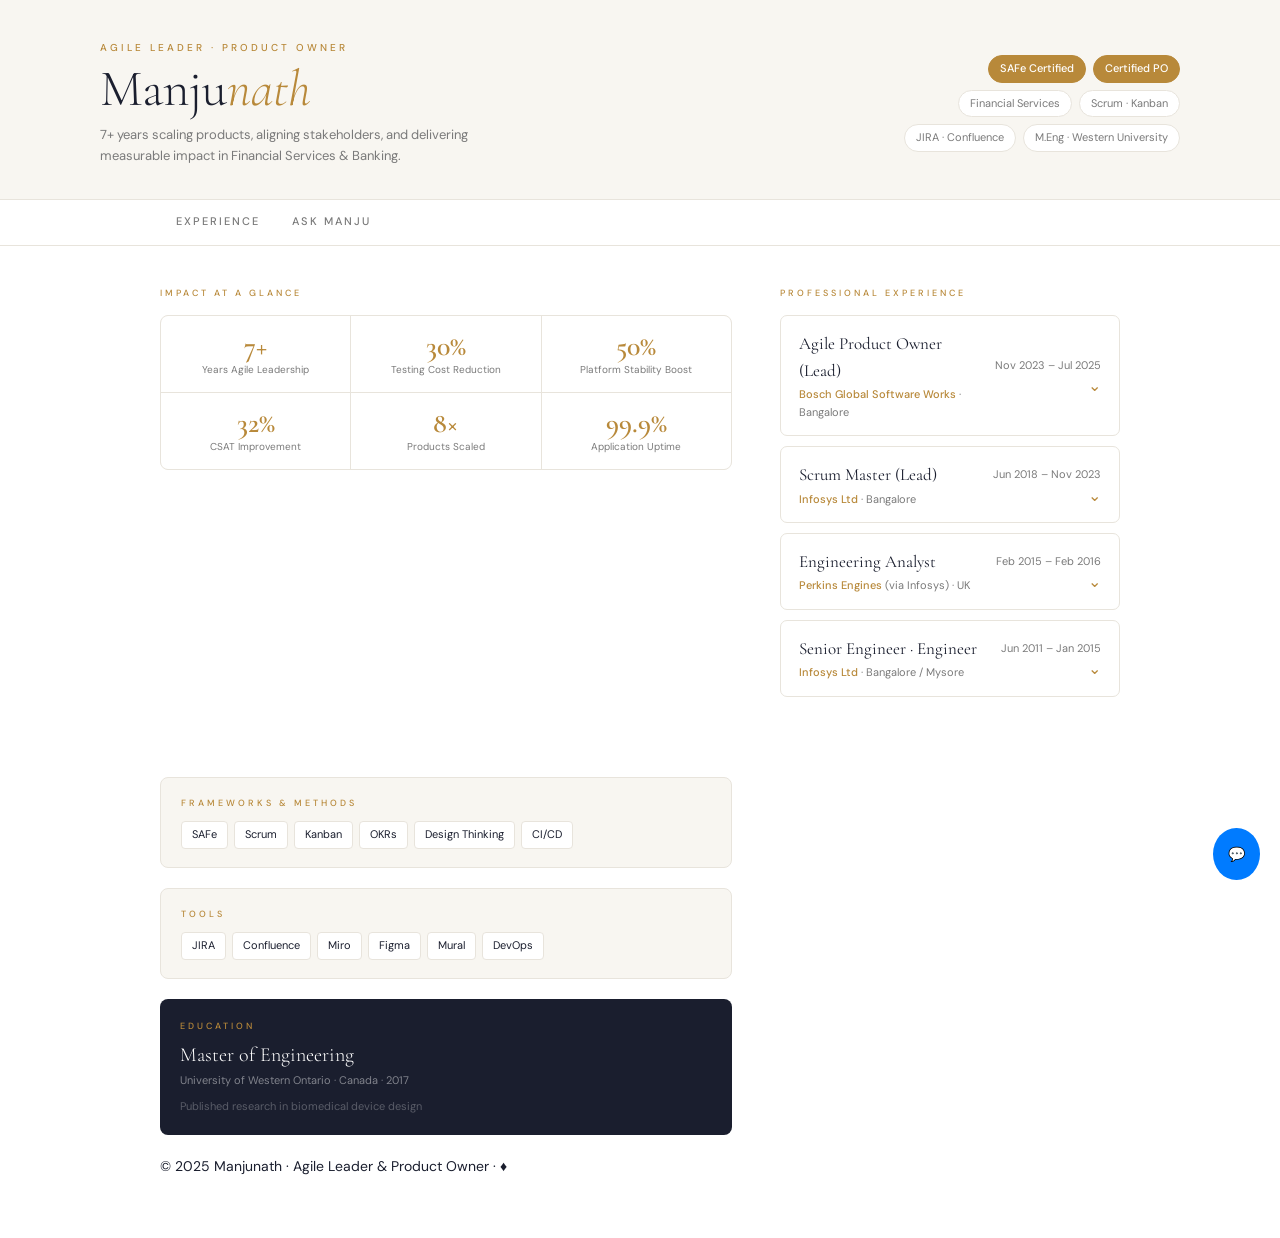
<file: index.html>
<!DOCTYPE html>
<html lang="en">

<head>
    <meta charset="UTF-8">
    <meta name="viewport" content="width=device-width, initial-scale=1.0">
    <title>Manjunath — Agile Leader & Product Owner</title>
    
  <!-- Fonts -->
    <link href="https://fonts.googleapis.com/css2?family=Cormorant+Garamond:ital,wght@0,300;0,400;0,600;1,400&family=DM+Sans:wght@300;400;500&display=swap" rel="stylesheet">
  <!-- site Styles -->   
     <link rel="stylesheet" href="css/Site_Theme.css">
  <!-- chatbot Styles -->   
     <link rel="stylesheet" href="css/style.css">
</head>
<body>


<header>
  <div class="header-inner">
    <div>
      <div class="eyebrow">Agile Leader · Product Owner</div>
      <h1 class="name">Manju<em>nath</em></h1>
      <p class="tagline">7+ years scaling products, aligning stakeholders, and delivering measurable impact in Financial Services &amp; Banking.</p>
    </div>
    <div class="header-pills">
      <span class="pill gold">SAFe Certified</span>
      <span class="pill gold">Certified PO</span>
      <span class="pill">Financial Services</span>
      <span class="pill">Scrum · Kanban</span>
      <span class="pill">JIRA · Confluence</span>
      <span class="pill">M.Eng · Western University</span>
    </div>
  </div>
</header>

<nav>
  <div class="nav-inner">
    <a href="#main">Experience</a>
    <a href="#chat">Ask Manju</a>
  </div>
</nav>

<div class="main" id="main">

  <!-- LEFT -->
  <div>
    <div class="section-label">Impact at a Glance</div>
    <div class="stats-row">
      <div class="stat"><div class="n">7+</div><div class="d">Years Agile Leadership</div></div>
      <div class="stat"><div class="n">30%</div><div class="d">Testing Cost Reduction</div></div>
      <div class="stat"><div class="n">50%</div><div class="d">Platform Stability Boost</div></div>
      <div class="stat"><div class="n">32%</div><div class="d">CSAT Improvement</div></div>
      <div class="stat"><div class="n">8×</div><div class="d">Products Scaled</div></div>
      <div class="stat"><div class="n">99.9%</div><div class="d">Application Uptime</div></div>
    </div>
</div>

<div id="container"></div>
<script>
fetch('Prof_summ.html')
  .then(res => {
    if (!res.ok) throw new Error('HTTP ' + res.status);
    return res.text();
  })
  .then(html => {
    document.getElementById('container').innerHTML = html;
  })
  .catch(err => {
    console.error('Failed to load Prof_summ.html', err);
    document.getElementById('container').innerHTML = '<p>Unable to load content.</p>';
  });
</script>

  <!-- RIGHT -->
  <div class="right-col" id="chat">

    <div class="skill-block">
      <h4>Frameworks &amp; Methods</h4>
      <div class="tags">
        <span class="tag">SAFe</span><span class="tag">Scrum</span><span class="tag">Kanban</span>
        <span class="tag">OKRs</span><span class="tag">Design Thinking</span><span class="tag">CI/CD</span>
      </div>
    </div>

    <div class="skill-block">
      <h4>Tools</h4>
      <div class="tags">
        <span class="tag">JIRA</span><span class="tag">Confluence</span><span class="tag">Miro</span>
        <span class="tag">Figma</span><span class="tag">Mural</span><span class="tag">DevOps</span>
      </div>
    </div>

    <div class="edu-block">
      <h4>Education</h4>
      <div class="edu-deg">Master of Engineering</div>
      <div class="edu-school">University of Western Ontario · Canada · 2017</div>
      <div class="edu-note">Published research in biomedical device design</div>
    </div>

<footer>© 2025 Manjunath · Agile Leader &amp; Product Owner · <span>♦</span></footer>


<!-- CHATBOT -->
<div id="chatbot-button" onclick="toggleChat()">💬</div>

<div id="chatbot-container">

    <div id="chat-header">
        Ask Me Anything
        <span onclick="toggleChat()">✖</span>
    </div>

    <div id="chat-body"></div>

    <div id="chat-input-area">
        <input id="chat-input" placeholder="Ask about Manjunath..." />
        <button onclick="sendMessage()">Send</button>
    </div>

</div>

<script>
  function toggleCard(element) {
    element.classList.toggle('open');
  }
</script>

<script src="js/api.js"></script>
<script src="js/chatbot.js"></script>

</body>
</html>
</file>
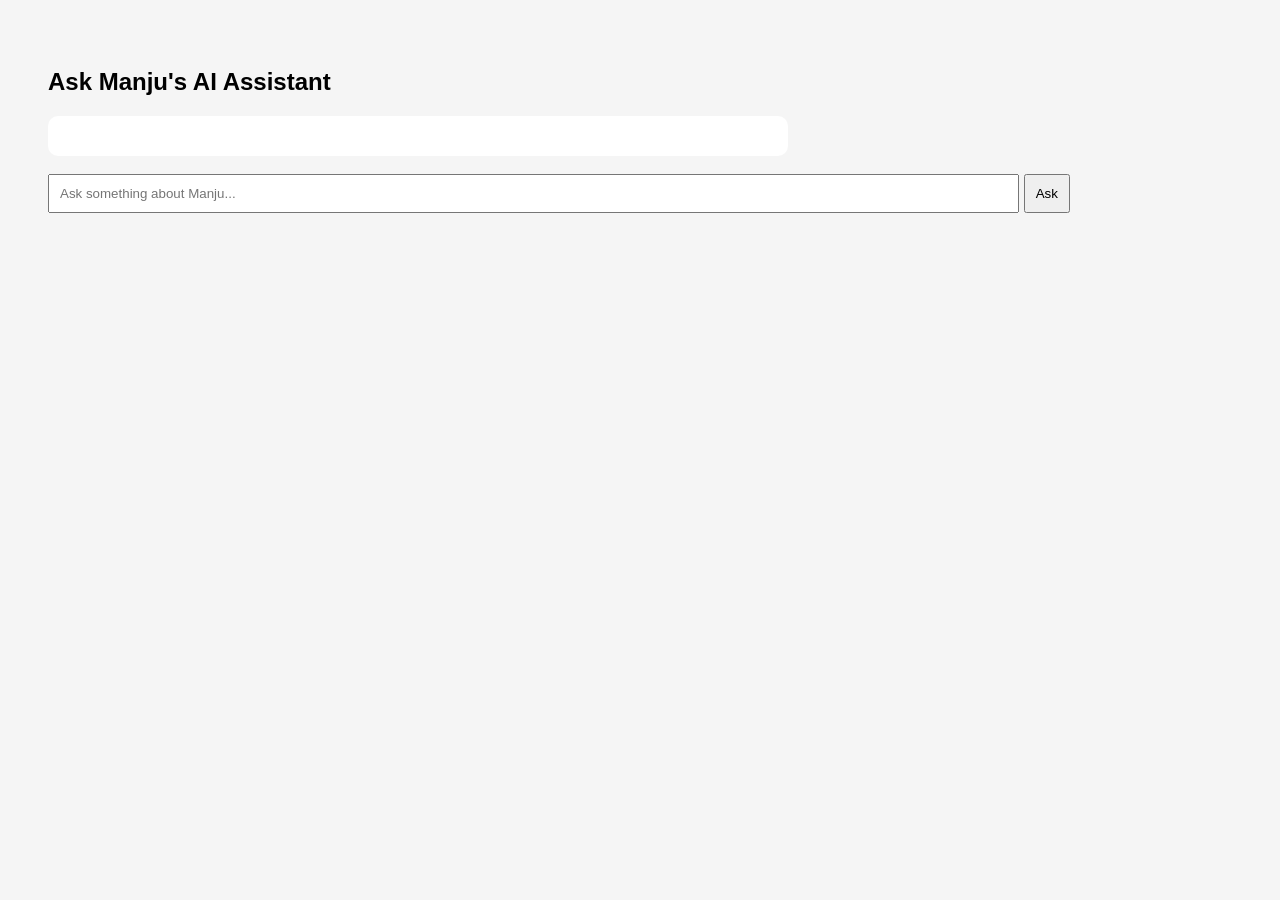
<file: Index_Liv.html>
<!DOCTYPE html>
<html>
<head>
<title>Manju AI Assistant</title>

<style>

body{
font-family: Arial;
background:#f5f5f5;
padding:40px;
}

#chat{
background:white;
padding:20px;
border-radius:10px;
max-width:700px;
}

input{
width:80%;
padding:10px;
}

button{
padding:10px;
}

.message{
margin-top:15px;
}

.user{
color:blue;
}

.ai{
color:green;
}

</style>

</head>

<body>

<h2>Ask Manju's AI Assistant</h2>

<div id="chat"></div>

<br>

<input id="question" placeholder="Ask something about Manju..." />
<button onclick="ask()">Ask</button>

<script>

async function ask(){

let q = document.getElementById("question").value

let chat = document.getElementById("chat")

chat.innerHTML += `<div class="message user"><b>You:</b> ${q}</div>`

let response = await fetch(
"https://manju-ai-assistant-server.onrender.com/ask?question=" + encodeURIComponent(q)
)

let data = await response.json()

chat.innerHTML += `<div class="message ai"><b>AI:</b> ${data.answer}</div>`

}

</script>

</body>
</html>
</file>
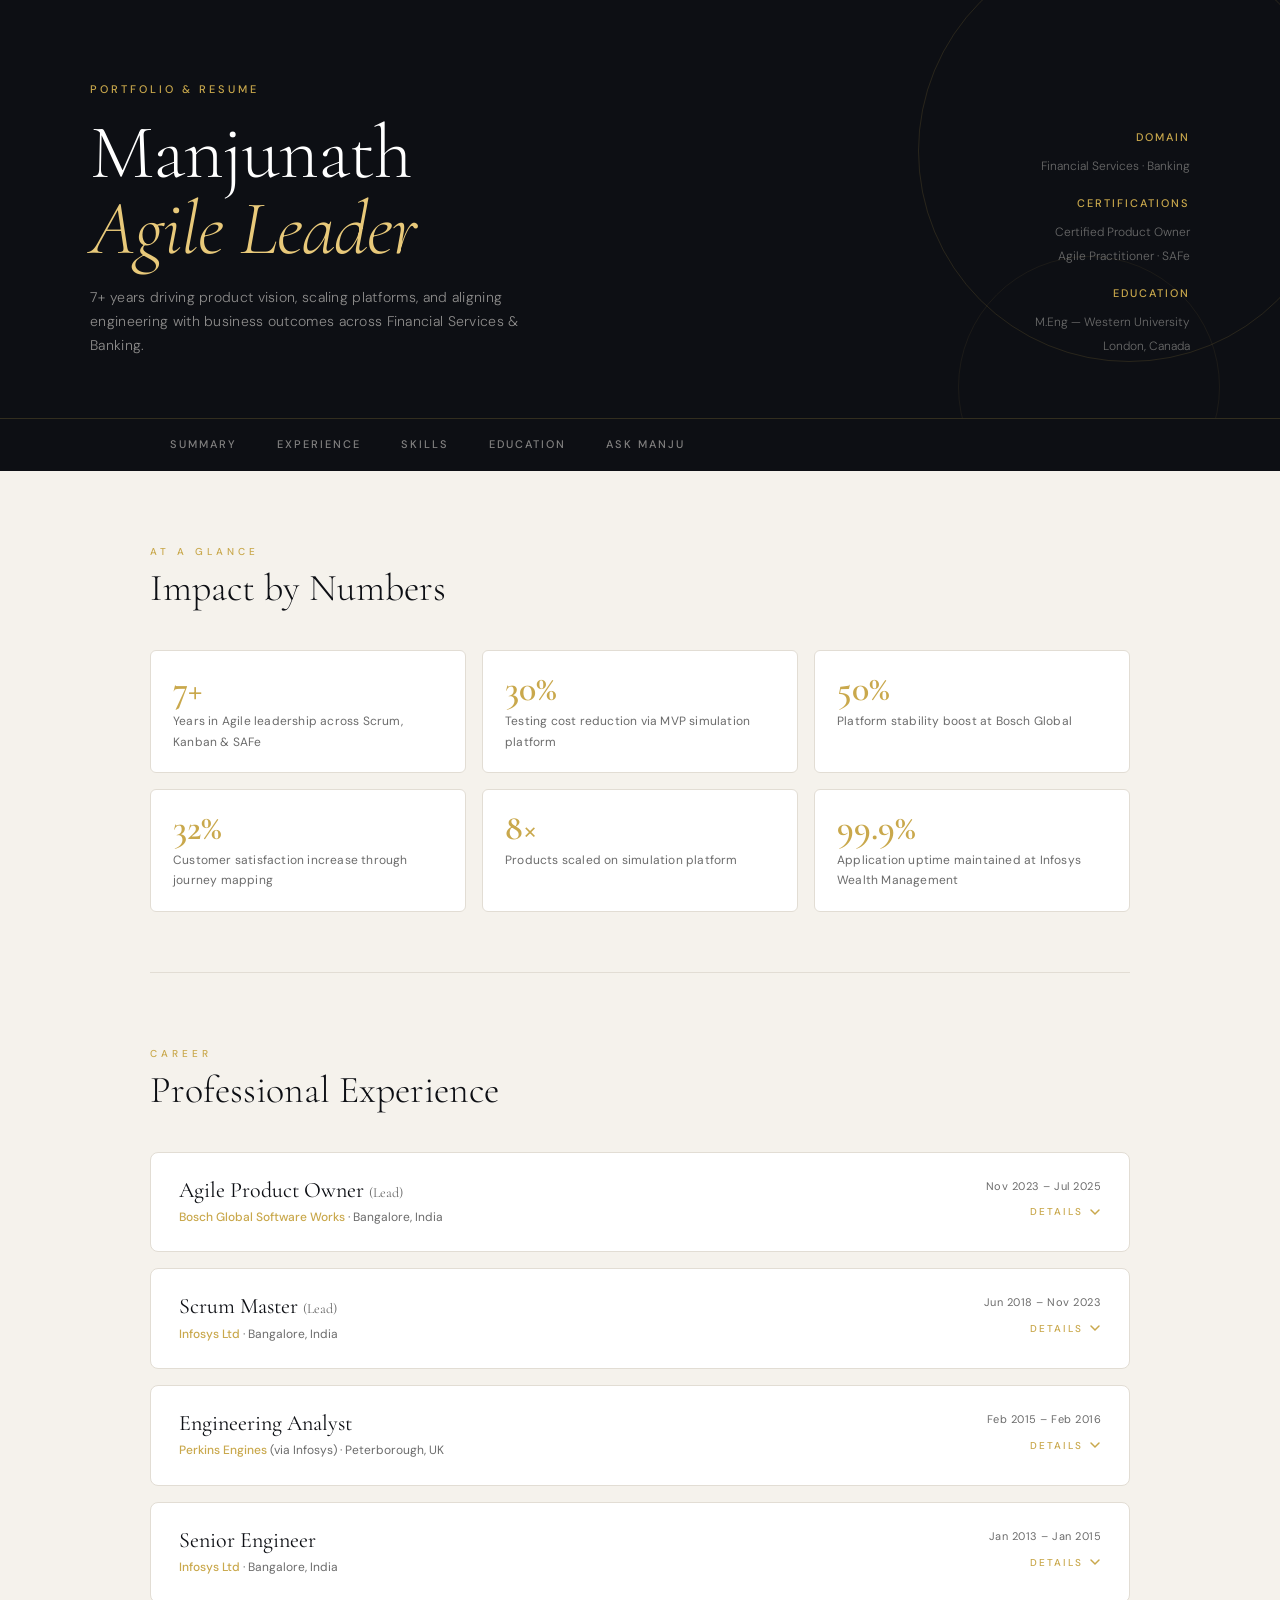
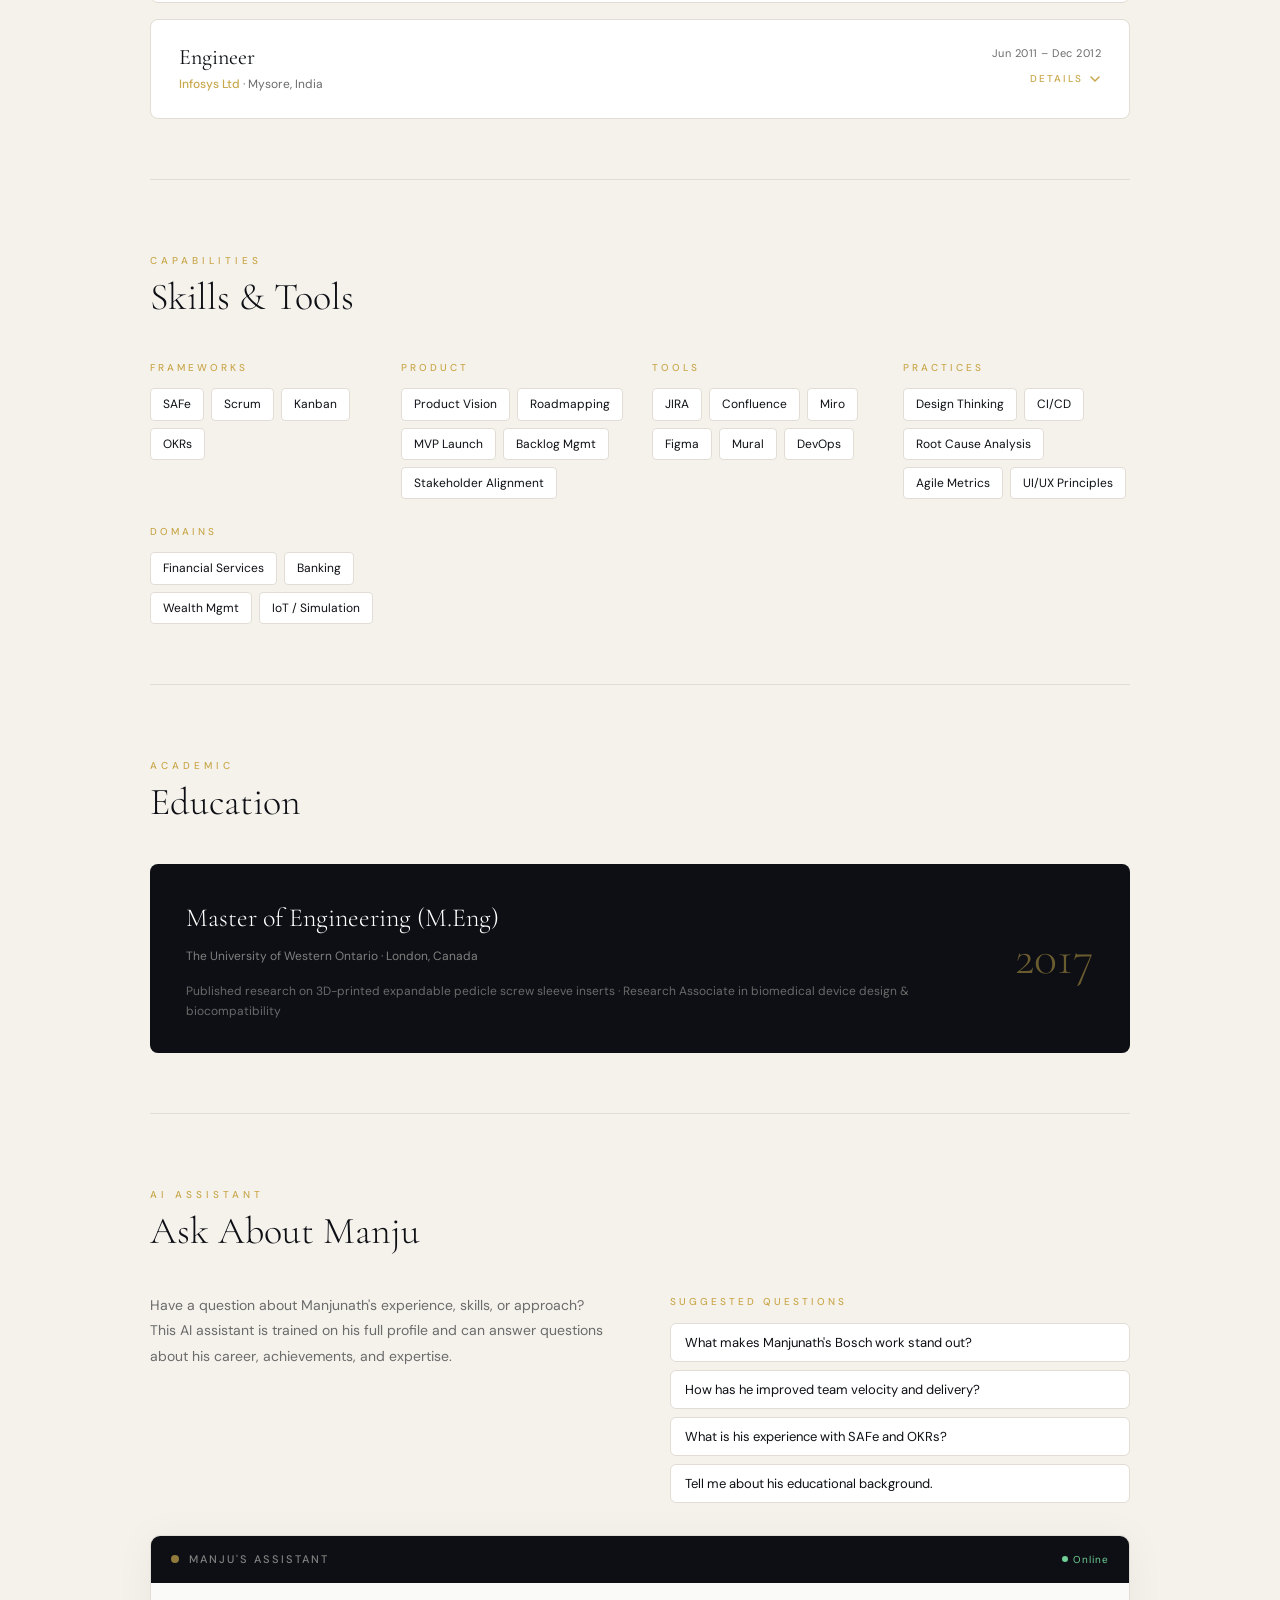
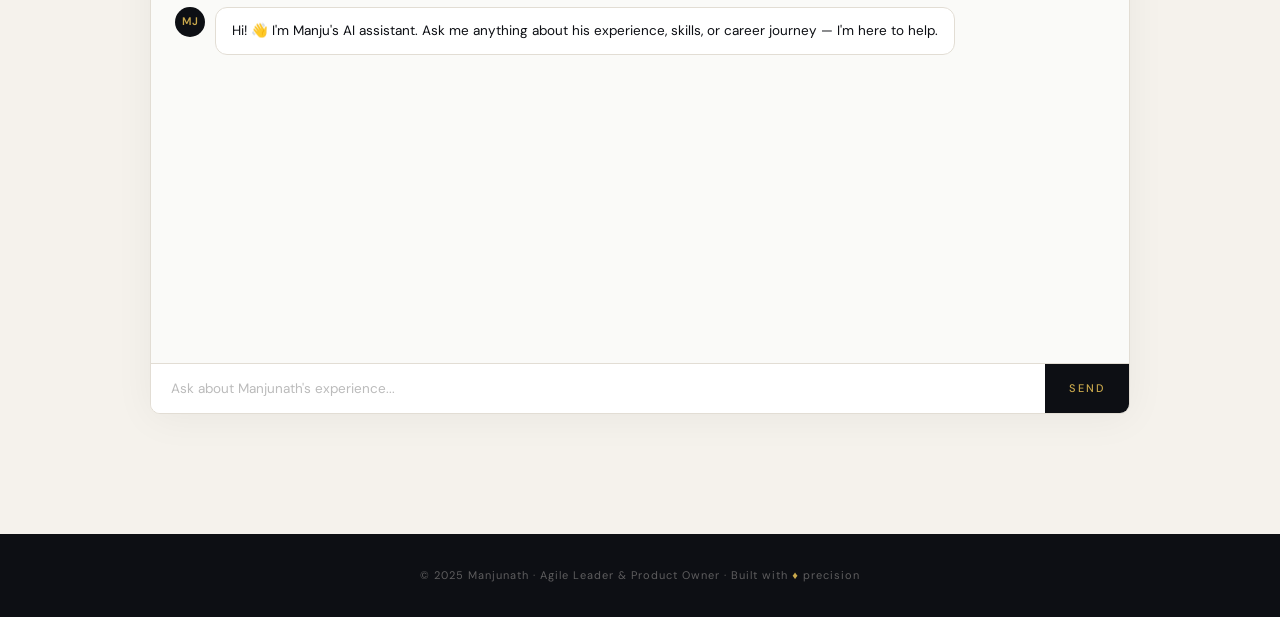
<file: resume.html>
<!DOCTYPE html>
<html lang="en">
<head>
<meta charset="UTF-8">
<meta name="viewport" content="width=device-width, initial-scale=1.0">
<title>Manjunath — Agile Leader & Product Owner</title>
<link href="https://fonts.googleapis.com/css2?family=Cormorant+Garamond:ital,wght@0,300;0,400;0,600;1,300;1,400&family=DM+Sans:wght@300;400;500&display=swap" rel="stylesheet">
<style>
  :root {
    --ink: #0d0f14;
    --paper: #f5f2ec;
    --gold: #c9a84c;
    --gold-light: #e8c97a;
    --muted: #6b6b6b;
    --card-bg: #ffffff;
    --border: #e2ddd4;
    --accent-soft: #f9f6ef;
  }

  * { margin: 0; padding: 0; box-sizing: border-box; }

  html { scroll-behavior: smooth; }

  body {
    font-family: 'DM Sans', sans-serif;
    background: var(--paper);
    color: var(--ink);
    font-size: 15px;
    line-height: 1.7;
    overflow-x: hidden;
  }

  /* ── HEADER ── */
  header {
    background: var(--ink);
    color: var(--paper);
    padding: 80px 60px 60px;
    position: relative;
    overflow: hidden;
  }
  header::before {
    content: '';
    position: absolute;
    top: -60px; right: -60px;
    width: 420px; height: 420px;
    border-radius: 50%;
    border: 1px solid rgba(201,168,76,0.15);
  }
  header::after {
    content: '';
    position: absolute;
    bottom: -100px; right: 60px;
    width: 260px; height: 260px;
    border-radius: 50%;
    border: 1px solid rgba(201,168,76,0.08);
  }
  .header-inner {
    max-width: 1100px;
    margin: 0 auto;
    display: grid;
    grid-template-columns: 1fr auto;
    gap: 40px;
    align-items: end;
    position: relative;
    z-index: 1;
  }
  .header-eyebrow {
    font-family: 'DM Sans', sans-serif;
    font-size: 11px;
    font-weight: 500;
    letter-spacing: 3px;
    text-transform: uppercase;
    color: var(--gold);
    margin-bottom: 16px;
  }
  .header-name {
    font-family: 'Cormorant Garamond', serif;
    font-size: clamp(48px, 6vw, 80px);
    font-weight: 300;
    line-height: 1.0;
    letter-spacing: -1px;
    color: #ffffff;
  }
  .header-name em {
    font-style: italic;
    color: var(--gold-light);
  }
  .header-tagline {
    margin-top: 18px;
    font-size: 14px;
    color: rgba(245,242,236,0.55);
    font-weight: 300;
    letter-spacing: 0.3px;
    max-width: 480px;
  }
  .header-meta {
    text-align: right;
    font-size: 12px;
    color: rgba(245,242,236,0.4);
    line-height: 2;
    font-weight: 300;
  }
  .header-meta strong {
    display: block;
    color: var(--gold);
    font-size: 11px;
    letter-spacing: 2px;
    text-transform: uppercase;
    font-weight: 500;
    margin-bottom: 6px;
    margin-top: 14px;
  }
  .header-meta strong:first-child { margin-top: 0; }

  /* ── NAV ── */
  nav {
    background: var(--ink);
    border-top: 1px solid rgba(201,168,76,0.2);
    position: sticky;
    top: 0;
    z-index: 100;
  }
  .nav-inner {
    max-width: 1100px;
    margin: 0 auto;
    display: flex;
    gap: 0;
    padding: 0 60px;
  }
  nav a {
    color: rgba(245,242,236,0.5);
    text-decoration: none;
    font-size: 11px;
    letter-spacing: 2px;
    text-transform: uppercase;
    font-weight: 500;
    padding: 16px 20px;
    transition: color 0.2s;
    border-bottom: 2px solid transparent;
  }
  nav a:hover { color: var(--gold); border-bottom-color: var(--gold); }

  /* ── MAIN LAYOUT ── */
  .page {
    max-width: 1100px;
    margin: 0 auto;
    padding: 0 60px 120px;
  }

  /* ── SECTION ── */
  .section {
    padding: 72px 0 0;
  }
  .section-label {
    font-size: 10px;
    letter-spacing: 4px;
    text-transform: uppercase;
    color: var(--gold);
    font-weight: 500;
    margin-bottom: 8px;
  }
  .section-title {
    font-family: 'Cormorant Garamond', serif;
    font-size: 38px;
    font-weight: 300;
    line-height: 1.1;
    margin-bottom: 40px;
    color: var(--ink);
  }

  /* ── SUMMARY PILLS ── */
  .summary-grid {
    display: grid;
    grid-template-columns: repeat(auto-fit, minmax(240px, 1fr));
    gap: 16px;
    margin-bottom: 40px;
  }
  .summary-pill {
    background: var(--card-bg);
    border: 1px solid var(--border);
    border-radius: 6px;
    padding: 20px 22px;
    transition: border-color 0.2s, box-shadow 0.2s;
  }
  .summary-pill:hover {
    border-color: var(--gold);
    box-shadow: 0 4px 20px rgba(201,168,76,0.08);
  }
  .summary-pill .num {
    font-family: 'Cormorant Garamond', serif;
    font-size: 36px;
    font-weight: 600;
    color: var(--gold);
    line-height: 1;
  }
  .summary-pill .desc {
    font-size: 12px;
    color: var(--muted);
    margin-top: 4px;
    letter-spacing: 0.2px;
  }

  /* ── EXPERIENCE CARDS ── */
  .exp-list { display: flex; flex-direction: column; gap: 16px; }
  .exp-card {
    background: var(--card-bg);
    border: 1px solid var(--border);
    border-radius: 8px;
    overflow: hidden;
    transition: border-color 0.2s;
    cursor: pointer;
  }
  .exp-card:hover { border-color: var(--gold); }
  .exp-header {
    display: grid;
    grid-template-columns: 1fr auto;
    align-items: start;
    padding: 24px 28px;
    gap: 16px;
  }
  .exp-role {
    font-family: 'Cormorant Garamond', serif;
    font-size: 22px;
    font-weight: 400;
    color: var(--ink);
    line-height: 1.2;
  }
  .exp-company {
    font-size: 12px;
    color: var(--muted);
    margin-top: 4px;
    font-weight: 400;
  }
  .exp-company span {
    color: var(--gold);
    font-weight: 500;
  }
  .exp-meta {
    text-align: right;
    font-size: 11px;
    color: var(--muted);
    letter-spacing: 0.5px;
    white-space: nowrap;
  }
  .exp-toggle {
    display: flex;
    align-items: center;
    gap: 6px;
    font-size: 10px;
    letter-spacing: 2px;
    text-transform: uppercase;
    color: var(--gold);
    margin-top: 8px;
    font-weight: 500;
    justify-content: flex-end;
  }
  .exp-toggle svg {
    transition: transform 0.3s;
  }
  .exp-card.open .exp-toggle svg { transform: rotate(180deg); }

  .exp-body {
    max-height: 0;
    overflow: hidden;
    transition: max-height 0.4s cubic-bezier(0.4,0,0.2,1);
  }
  .exp-card.open .exp-body { max-height: 800px; }
  .exp-body-inner {
    border-top: 1px solid var(--border);
    padding: 24px 28px 28px;
    background: var(--accent-soft);
  }
  .exp-body ul {
    list-style: none;
    display: flex;
    flex-direction: column;
    gap: 10px;
  }
  .exp-body li {
    font-size: 13.5px;
    color: #333;
    padding-left: 18px;
    position: relative;
    line-height: 1.65;
  }
  .exp-body li::before {
    content: '–';
    position: absolute;
    left: 0;
    color: var(--gold);
    font-weight: 600;
  }

  /* Impact badges */
  .impact-row {
    display: flex;
    flex-wrap: wrap;
    gap: 8px;
    margin-top: 18px;
  }
  .impact-badge {
    background: var(--ink);
    color: var(--gold-light);
    font-size: 11px;
    font-weight: 500;
    padding: 5px 12px;
    border-radius: 20px;
    letter-spacing: 0.5px;
  }

  /* ── SKILLS ── */
  .skills-grid {
    display: grid;
    grid-template-columns: repeat(auto-fit, minmax(200px, 1fr));
    gap: 24px;
  }
  .skill-group h4 {
    font-size: 10px;
    letter-spacing: 3px;
    text-transform: uppercase;
    color: var(--gold);
    font-weight: 500;
    margin-bottom: 12px;
  }
  .skill-tags {
    display: flex;
    flex-wrap: wrap;
    gap: 7px;
  }
  .skill-tag {
    background: var(--card-bg);
    border: 1px solid var(--border);
    font-size: 12px;
    padding: 5px 12px;
    border-radius: 4px;
    color: var(--ink);
    transition: all 0.2s;
  }
  .skill-tag:hover {
    background: var(--ink);
    color: var(--gold-light);
    border-color: var(--ink);
  }

  /* ── EDUCATION ── */
  .edu-card {
    background: var(--ink);
    color: var(--paper);
    border-radius: 8px;
    padding: 32px 36px;
    display: grid;
    grid-template-columns: 1fr auto;
    align-items: center;
    gap: 20px;
  }
  .edu-degree {
    font-family: 'Cormorant Garamond', serif;
    font-size: 26px;
    font-weight: 300;
    color: #fff;
  }
  .edu-school {
    font-size: 12px;
    color: rgba(245,242,236,0.5);
    margin-top: 6px;
  }
  .edu-year {
    font-family: 'Cormorant Garamond', serif;
    font-size: 48px;
    font-weight: 300;
    color: var(--gold);
    opacity: 0.5;
  }

  /* ── DIVIDER ── */
  .divider {
    border: none;
    border-top: 1px solid var(--border);
    margin: 60px 0 0;
  }

  /* ── CHATBOT ── */
  #chat {
    padding: 72px 0 0;
  }
  .chat-intro {
    display: grid;
    grid-template-columns: 1fr 1fr;
    gap: 60px;
    align-items: start;
    margin-bottom: 32px;
  }
  @media (max-width: 700px) {
    .chat-intro { grid-template-columns: 1fr; }
  }
  .chat-intro p {
    font-size: 14px;
    color: var(--muted);
    line-height: 1.8;
  }
  .chat-starters {
    display: flex;
    flex-direction: column;
    gap: 8px;
  }
  .chat-starters p {
    font-size: 10px;
    letter-spacing: 3px;
    text-transform: uppercase;
    color: var(--gold);
    font-weight: 500;
    margin-bottom: 4px;
  }
  .starter-btn {
    background: var(--card-bg);
    border: 1px solid var(--border);
    border-radius: 6px;
    padding: 10px 14px;
    font-size: 13px;
    color: var(--ink);
    cursor: pointer;
    text-align: left;
    font-family: 'DM Sans', sans-serif;
    transition: all 0.2s;
  }
  .starter-btn:hover {
    border-color: var(--gold);
    background: var(--accent-soft);
  }

  .chat-window {
    background: var(--card-bg);
    border: 1px solid var(--border);
    border-radius: 10px;
    overflow: hidden;
    box-shadow: 0 4px 40px rgba(0,0,0,0.05);
  }
  .chat-topbar {
    background: var(--ink);
    padding: 14px 20px;
    display: flex;
    align-items: center;
    gap: 10px;
  }
  .chat-dot {
    width: 8px; height: 8px;
    border-radius: 50%;
    background: var(--gold);
    opacity: 0.7;
  }
  .chat-topbar span {
    font-size: 11px;
    letter-spacing: 2px;
    text-transform: uppercase;
    color: rgba(245,242,236,0.5);
    font-weight: 500;
  }
  .chat-topbar .online {
    margin-left: auto;
    font-size: 10px;
    color: #6fcf97;
    letter-spacing: 1px;
    display: flex;
    align-items: center;
    gap: 5px;
  }
  .chat-topbar .online::before {
    content: '';
    width: 6px; height: 6px;
    border-radius: 50%;
    background: #6fcf97;
    display: inline-block;
  }

  .chat-messages {
    height: 380px;
    overflow-y: auto;
    padding: 24px;
    display: flex;
    flex-direction: column;
    gap: 16px;
    background: #fafaf8;
  }
  .chat-messages::-webkit-scrollbar { width: 4px; }
  .chat-messages::-webkit-scrollbar-thumb { background: var(--border); border-radius: 2px; }

  .msg {
    display: flex;
    gap: 10px;
    max-width: 85%;
    animation: fadeUp 0.3s ease;
  }
  @keyframes fadeUp {
    from { opacity: 0; transform: translateY(8px); }
    to { opacity: 1; transform: translateY(0); }
  }
  .msg.user { align-self: flex-end; flex-direction: row-reverse; }
  .msg-avatar {
    width: 30px; height: 30px;
    border-radius: 50%;
    background: var(--ink);
    color: var(--gold);
    font-size: 11px;
    font-weight: 600;
    display: flex;
    align-items: center;
    justify-content: center;
    flex-shrink: 0;
    letter-spacing: 0.5px;
  }
  .msg.user .msg-avatar {
    background: var(--gold);
    color: var(--ink);
  }
  .msg-bubble {
    background: var(--card-bg);
    border: 1px solid var(--border);
    border-radius: 12px;
    padding: 12px 16px;
    font-size: 13.5px;
    line-height: 1.65;
    color: var(--ink);
  }
  .msg.user .msg-bubble {
    background: var(--ink);
    color: var(--paper);
    border-color: var(--ink);
  }
  .msg-bubble.typing span {
    display: inline-block;
    width: 5px; height: 5px;
    border-radius: 50%;
    background: var(--muted);
    margin: 0 2px;
    animation: bounce 1.2s infinite;
  }
  .msg-bubble.typing span:nth-child(2) { animation-delay: 0.2s; }
  .msg-bubble.typing span:nth-child(3) { animation-delay: 0.4s; }
  @keyframes bounce {
    0%, 60%, 100% { transform: translateY(0); }
    30% { transform: translateY(-5px); }
  }

  .chat-input-row {
    display: flex;
    gap: 0;
    border-top: 1px solid var(--border);
  }
  #chat-input {
    flex: 1;
    border: none;
    outline: none;
    padding: 16px 20px;
    font-size: 13.5px;
    font-family: 'DM Sans', sans-serif;
    background: var(--card-bg);
    color: var(--ink);
    resize: none;
  }
  #chat-input::placeholder { color: #bbb; }
  #chat-send {
    background: var(--ink);
    color: var(--gold);
    border: none;
    padding: 0 24px;
    cursor: pointer;
    font-size: 11px;
    font-family: 'DM Sans', sans-serif;
    font-weight: 500;
    letter-spacing: 2px;
    text-transform: uppercase;
    transition: background 0.2s;
  }
  #chat-send:hover { background: #1a1f2e; }
  #chat-send:disabled { opacity: 0.4; cursor: not-allowed; }

  /* ── FOOTER ── */
  footer {
    background: var(--ink);
    color: rgba(245,242,236,0.35);
    text-align: center;
    padding: 32px;
    font-size: 11px;
    letter-spacing: 1px;
  }
  footer span { color: var(--gold); }

  /* ── RESPONSIVE ── */
  @media (max-width: 768px) {
    header { padding: 50px 24px 40px; }
    .header-inner { grid-template-columns: 1fr; }
    .header-meta { text-align: left; }
    .nav-inner { padding: 0 24px; overflow-x: auto; }
    .page { padding: 0 24px 80px; }
    .edu-card { grid-template-columns: 1fr; }
    .chat-intro { grid-template-columns: 1fr; }
  }

  /* Fade-in on scroll */
  .reveal {
    opacity: 0;
    transform: translateY(20px);
    transition: opacity 0.5s, transform 0.5s;
  }
  .reveal.visible {
    opacity: 1;
    transform: none;
  }
</style>
</head>
<body>

<!-- HEADER -->
<header>
  <div class="header-inner">
    <div>
      <div class="header-eyebrow">Portfolio &amp; Resume</div>
      <h1 class="header-name">Manjunath<br><em>Agile Leader</em></h1>
      <p class="header-tagline">7+ years driving product vision, scaling platforms, and aligning engineering with business outcomes across Financial Services &amp; Banking.</p>
    </div>
    <div class="header-meta">
      <strong>Domain</strong>
      Financial Services · Banking
      <strong>Certifications</strong>
      Certified Product Owner<br>Agile Practitioner · SAFe
      <strong>Education</strong>
      M.Eng — Western University<br>London, Canada
    </div>
  </div>
</header>

<!-- NAV -->
<nav>
  <div class="nav-inner">
    <a href="#summary">Summary</a>
    <a href="#experience">Experience</a>
    <a href="#skills">Skills</a>
    <a href="#education">Education</a>
    <a href="#chat">Ask Manju</a>
  </div>
</nav>

<div class="page">

  <!-- SUMMARY -->
  <section class="section reveal" id="summary">
    <div class="section-label">At a Glance</div>
    <h2 class="section-title">Impact by Numbers</h2>
    <div class="summary-grid">
      <div class="summary-pill">
        <div class="num">7+</div>
        <div class="desc">Years in Agile leadership across Scrum, Kanban &amp; SAFe</div>
      </div>
      <div class="summary-pill">
        <div class="num">30%</div>
        <div class="desc">Testing cost reduction via MVP simulation platform</div>
      </div>
      <div class="summary-pill">
        <div class="num">50%</div>
        <div class="desc">Platform stability boost at Bosch Global</div>
      </div>
      <div class="summary-pill">
        <div class="num">32%</div>
        <div class="desc">Customer satisfaction increase through journey mapping</div>
      </div>
      <div class="summary-pill">
        <div class="num">8×</div>
        <div class="desc">Products scaled on simulation platform</div>
      </div>
      <div class="summary-pill">
        <div class="num">99.9%</div>
        <div class="desc">Application uptime maintained at Infosys Wealth Management</div>
      </div>
    </div>
  </section>

  <hr class="divider">

  <!-- EXPERIENCE -->
  <section class="section reveal" id="experience">
    <div class="section-label">Career</div>
    <h2 class="section-title">Professional Experience</h2>
    <div class="exp-list">

      <!-- Bosch -->
      <div class="exp-card" onclick="toggleCard(this)">
        <div class="exp-header">
          <div>
            <div class="exp-role">Agile Product Owner <em style="font-style:normal;font-size:14px;color:var(--muted)">(Lead)</em></div>
            <div class="exp-company"><span>Bosch Global Software Works</span> · Bangalore, India</div>
          </div>
          <div class="exp-meta">
            Nov 2023 – Jul 2025
            <div class="exp-toggle">
              Details
              <svg width="12" height="12" viewBox="0 0 12 12" fill="none">
                <path d="M2 4L6 8L10 4" stroke="currentColor" stroke-width="1.5" stroke-linecap="round"/>
              </svg>
            </div>
          </div>
        </div>
        <div class="exp-body">
          <div class="exp-body-inner">
            <ul>
              <li>Owned enterprise-scale simulation platform for Bosch HC products — drove product vision, roadmap, validation and verification strategies within SAFe.</li>
              <li>Launched MVP simulation platform for next-gen heat pumps/remotes, cutting physical hardware dependency and reducing testing costs by 30% while accelerating release validation by 25%.</li>
              <li>Secured executive alignment by articulating product OKRs and roadmaps to senior stakeholders, bridging business priorities with engineering execution.</li>
              <li>Scaled platform to support 8 additional products through dependency management, cross-functional alignment, and delivery risk mitigation.</li>
              <li>Boosted platform stability by 50% and expanded user adoption by 28% by converting systemic blockers into customer-centric enhancements.</li>
              <li>Increased customer satisfaction by 32% through customer journey mapping and delivering high-value feature releases.</li>
              <li>Derived OKRs to accelerate time-to-market by 15% via CI/CD pipeline optimisation.</li>
            </ul>
            <div class="impact-row">
              <span class="impact-badge">↓30% Testing Costs</span>
              <span class="impact-badge">↑25% Release Velocity</span>
              <span class="impact-badge">↑50% Stability</span>
              <span class="impact-badge">↑28% Adoption</span>
              <span class="impact-badge">↑32% CSAT</span>
              <span class="impact-badge">SAFe · OKRs · CI/CD</span>
            </div>
          </div>
        </div>
      </div>

      <!-- Infosys Scrum Master -->
      <div class="exp-card" onclick="toggleCard(this)">
        <div class="exp-header">
          <div>
            <div class="exp-role">Scrum Master <em style="font-style:normal;font-size:14px;color:var(--muted)">(Lead)</em></div>
            <div class="exp-company"><span>Infosys Ltd</span> · Bangalore, India</div>
          </div>
          <div class="exp-meta">
            Jun 2018 – Nov 2023
            <div class="exp-toggle">
              Details
              <svg width="12" height="12" viewBox="0 0 12 12" fill="none">
                <path d="M2 4L6 8L10 4" stroke="currentColor" stroke-width="1.5" stroke-linecap="round"/>
              </svg>
            </div>
          </div>
        </div>
        <div class="exp-body">
          <div class="exp-body-inner">
            <ul>
              <li>Led Agile delivery of Wealth Management applications with a 95% on-time completion rate in a complex matrix environment.</li>
              <li>Coached teams on backlog prioritisation and estimation, improving sprint predictability by 25% with 100% SLA adherence.</li>
              <li>Improved team velocity by 30% through capacity planning, data-driven retrospectives, and proactive risk mitigation.</li>
              <li>Leveraged Agile metrics (velocity, cycle time, throughput) in JIRA to deliver data-driven insights to senior stakeholders.</li>
              <li>Facilitated design thinking workshops on a critical A-rated Data Warehouse application — reduced file parser job processing from 9.5 hrs → 1 hr for 3,000+ feeds (~3TB).</li>
              <li>Improved file check-in/upload time by 4 hrs for 100K+ PDF files, accelerating reporting and ensuring system reliability.</li>
              <li>Maintained 99.9% application uptime by strengthening performance test requirements and SLA-driven delivery.</li>
            </ul>
            <div class="impact-row">
              <span class="impact-badge">95% On-Time</span>
              <span class="impact-badge">↑30% Velocity</span>
              <span class="impact-badge">↓89% Parse Time</span>
              <span class="impact-badge">99.9% Uptime</span>
              <span class="impact-badge">JIRA · Kanban · Design Thinking</span>
            </div>
          </div>
        </div>
      </div>

      <!-- Perkins -->
      <div class="exp-card" onclick="toggleCard(this)">
        <div class="exp-header">
          <div>
            <div class="exp-role">Engineering Analyst</div>
            <div class="exp-company"><span>Perkins Engines</span> (via Infosys) · Peterborough, UK</div>
          </div>
          <div class="exp-meta">
            Feb 2015 – Feb 2016
            <div class="exp-toggle">
              Details
              <svg width="12" height="12" viewBox="0 0 12 12" fill="none">
                <path d="M2 4L6 8L10 4" stroke="currentColor" stroke-width="1.5" stroke-linecap="round"/>
              </svg>
            </div>
          </div>
        </div>
        <div class="exp-body">
          <div class="exp-body-inner">
            <ul>
              <li>Led a development team to build a cloud-based system integrating engine calibration data into Hadoop (PaaS), enabling real-time retrieval via REST APIs for service technicians.</li>
            </ul>
            <div class="impact-row">
              <span class="impact-badge">Hadoop PaaS</span>
              <span class="impact-badge">REST APIs</span>
              <span class="impact-badge">Cloud Integration</span>
            </div>
          </div>
        </div>
      </div>

      <!-- Infosys Senior -->
      <div class="exp-card" onclick="toggleCard(this)">
        <div class="exp-header">
          <div>
            <div class="exp-role">Senior Engineer</div>
            <div class="exp-company"><span>Infosys Ltd</span> · Bangalore, India</div>
          </div>
          <div class="exp-meta">
            Jan 2013 – Jan 2015
            <div class="exp-toggle">
              Details
              <svg width="12" height="12" viewBox="0 0 12 12" fill="none">
                <path d="M2 4L6 8L10 4" stroke="currentColor" stroke-width="1.5" stroke-linecap="round"/>
              </svg>
            </div>
          </div>
        </div>
        <div class="exp-body">
          <div class="exp-body-inner">
            <ul>
              <li>Streamlined backlog management and defect tracking in JIRA for multi-currency payment systems, delivering a high-performance platform processing 150K+ daily transactions across USD and CAD for leading banks.</li>
            </ul>
            <div class="impact-row">
              <span class="impact-badge">150K+ Daily Transactions</span>
              <span class="impact-badge">Multi-currency</span>
              <span class="impact-badge">JIRA</span>
            </div>
          </div>
        </div>
      </div>

      <!-- Infosys Engineer -->
      <div class="exp-card" onclick="toggleCard(this)">
        <div class="exp-header">
          <div>
            <div class="exp-role">Engineer</div>
            <div class="exp-company"><span>Infosys Ltd</span> · Mysore, India</div>
          </div>
          <div class="exp-meta">
            Jun 2011 – Dec 2012
            <div class="exp-toggle">
              Details
              <svg width="12" height="12" viewBox="0 0 12 12" fill="none">
                <path d="M2 4L6 8L10 4" stroke="currentColor" stroke-width="1.5" stroke-linecap="round"/>
              </svg>
            </div>
          </div>
        </div>
        <div class="exp-body">
          <div class="exp-body-inner">
            <ul>
              <li>Automated simulation tool workflows with Python for a European energy client, saving 2 FTEs per project.</li>
              <li>Supported requirements gathering and delivery estimation; completed Infosys Foundation training in financial services and core programming technologies.</li>
            </ul>
            <div class="impact-row">
              <span class="impact-badge">↓2 FTEs via Automation</span>
              <span class="impact-badge">Python</span>
              <span class="impact-badge">Energy Domain</span>
            </div>
          </div>
        </div>
      </div>

    </div>
  </section>

  <hr class="divider">

  <!-- SKILLS -->
  <section class="section reveal" id="skills">
    <div class="section-label">Capabilities</div>
    <h2 class="section-title">Skills &amp; Tools</h2>
    <div class="skills-grid">
      <div class="skill-group">
        <h4>Frameworks</h4>
        <div class="skill-tags">
          <span class="skill-tag">SAFe</span>
          <span class="skill-tag">Scrum</span>
          <span class="skill-tag">Kanban</span>
          <span class="skill-tag">OKRs</span>
        </div>
      </div>
      <div class="skill-group">
        <h4>Product</h4>
        <div class="skill-tags">
          <span class="skill-tag">Product Vision</span>
          <span class="skill-tag">Roadmapping</span>
          <span class="skill-tag">MVP Launch</span>
          <span class="skill-tag">Backlog Mgmt</span>
          <span class="skill-tag">Stakeholder Alignment</span>
        </div>
      </div>
      <div class="skill-group">
        <h4>Tools</h4>
        <div class="skill-tags">
          <span class="skill-tag">JIRA</span>
          <span class="skill-tag">Confluence</span>
          <span class="skill-tag">Miro</span>
          <span class="skill-tag">Figma</span>
          <span class="skill-tag">Mural</span>
          <span class="skill-tag">DevOps</span>
        </div>
      </div>
      <div class="skill-group">
        <h4>Practices</h4>
        <div class="skill-tags">
          <span class="skill-tag">Design Thinking</span>
          <span class="skill-tag">CI/CD</span>
          <span class="skill-tag">Root Cause Analysis</span>
          <span class="skill-tag">Agile Metrics</span>
          <span class="skill-tag">UI/UX Principles</span>
        </div>
      </div>
      <div class="skill-group">
        <h4>Domains</h4>
        <div class="skill-tags">
          <span class="skill-tag">Financial Services</span>
          <span class="skill-tag">Banking</span>
          <span class="skill-tag">Wealth Mgmt</span>
          <span class="skill-tag">IoT / Simulation</span>
        </div>
      </div>
    </div>
  </section>

  <hr class="divider">

  <!-- EDUCATION -->
  <section class="section reveal" id="education">
    <div class="section-label">Academic</div>
    <h2 class="section-title">Education</h2>
    <div class="edu-card">
      <div>
        <div class="edu-degree">Master of Engineering (M.Eng)</div>
        <div class="edu-school">The University of Western Ontario · London, Canada</div>
        <div style="margin-top:14px;font-size:12px;color:rgba(245,242,236,0.4)">Published research on 3D-printed expandable pedicle screw sleeve inserts · Research Associate in biomedical device design &amp; biocompatibility</div>
      </div>
      <div class="edu-year">2017</div>
    </div>
  </section>

  <hr class="divider">

  <!-- CHATBOT -->
  <section class="section" id="chat">
    <div class="section-label">AI Assistant</div>
    <h2 class="section-title">Ask About Manju</h2>
    <div class="chat-intro reveal">
      <p>Have a question about Manjunath's experience, skills, or approach? This AI assistant is trained on his full profile and can answer questions about his career, achievements, and expertise.</p>
      <div class="chat-starters">
        <p>Suggested Questions</p>
        <button class="starter-btn" onclick="askStarter(this)">What makes Manjunath's Bosch work stand out?</button>
        <button class="starter-btn" onclick="askStarter(this)">How has he improved team velocity and delivery?</button>
        <button class="starter-btn" onclick="askStarter(this)">What is his experience with SAFe and OKRs?</button>
        <button class="starter-btn" onclick="askStarter(this)">Tell me about his educational background.</button>
      </div>
    </div>

    <div class="chat-window">
      <div class="chat-topbar">
        <div class="chat-dot"></div>
        <span>Manju's Assistant</span>
        <div class="online">Online</div>
      </div>
      <div class="chat-messages" id="chat-messages">
        <div class="msg bot">
          <div class="msg-avatar">MJ</div>
          <div class="msg-bubble">Hi! 👋 I'm Manju's AI assistant. Ask me anything about his experience, skills, or career journey — I'm here to help.</div>
        </div>
      </div>
      <div class="chat-input-row">
        <textarea id="chat-input" rows="1" placeholder="Ask about Manjunath's experience..."></textarea>
        <button id="chat-send" onclick="sendMessage()">Send</button>
      </div>
    </div>
  </section>

</div>

<!-- FOOTER -->
<footer>
  <p>© 2025 Manjunath · Agile Leader &amp; Product Owner · Built with <span>♦</span> precision</p>
</footer>

<script>
  // ── EXPAND/COLLAPSE CARDS ──
  function toggleCard(card) {
    card.classList.toggle('open');
  }

  // ── SCROLL REVEAL ──
  const reveals = document.querySelectorAll('.reveal');
  const observer = new IntersectionObserver(entries => {
    entries.forEach(e => { if (e.isIntersecting) e.target.classList.add('visible'); });
  }, { threshold: 0.08 });
  reveals.forEach(r => observer.observe(r));

  // ── AUTO-RESIZE TEXTAREA ──
  const input = document.getElementById('chat-input');
  input.addEventListener('input', () => {
    input.style.height = 'auto';
    input.style.height = Math.min(input.scrollHeight, 120) + 'px';
  });
  input.addEventListener('keydown', e => {
    if (e.key === 'Enter' && !e.shiftKey) { e.preventDefault(); sendMessage(); }
  });

  // ── STARTER QUESTIONS ──
  function askStarter(btn) {
    input.value = btn.textContent;
    sendMessage();
  }

  // ── RESUME CONTEXT ──
  const RESUME_CONTEXT = `
You are a professional AI assistant for Manjunath, an Agile Leader and Product Owner. Answer questions about him warmly, concisely, and professionally based on the following profile:

EXPERIENCE SUMMARY:
- 7+ years in Scrum, Kanban, and SAFe within Financial Services and Banking
- Certified Product Owner and Agile Practitioner
- Expert in product vision, MVP launches, platform scaling, stakeholder alignment, and OKRs

PROFESSIONAL EXPERIENCE:

1. Agile Product Owner (Lead) — Bosch Global Software Works, Bangalore (Nov 2023 – Jul 2025)
- Owned enterprise-scale simulation platform for Bosch HC products
- Launched MVP simulation platform for next-gen heat pumps, reducing testing costs by 30% and accelerating release validation by 25%
- Secured executive alignment by articulating OKRs and roadmaps to senior stakeholders
- Scaled platform to support 8 additional products
- Boosted platform stability by 50% and user adoption by 28%
- Increased customer satisfaction by 32% through customer journey mapping
- Accelerated time-to-market by 15% via CI/CD pipeline optimization
- Tools: SAFe, OKRs, CI/CD, JIRA

2. Scrum Master (Lead) — Infosys Ltd, Bangalore (Jun 2018 – Nov 2023)
- Led Agile delivery of Wealth Management applications with 95% on-time completion
- Improved sprint predictability by 25% with 100% SLA adherence
- Improved team velocity by 30% through data-driven retrospectives
- Maintained 99.9% application uptime
- Reduced file parser job processing from 9.5 hrs to 1 hr for 3,000+ feeds (~3TB)
- Improved file upload time by 4 hrs for 100K+ PDF files
- Tools: JIRA, Confluence, Agile Metrics, Design Thinking

3. Engineering Analyst — Perkins Engines (via Infosys), UK (Feb 2015 – Feb 2016)
- Built cloud-based system integrating engine calibration data into Hadoop PaaS with REST APIs

4. Senior Engineer — Infosys Ltd (Jan 2013 – Jan 2015)
- Streamlined multi-currency payment systems, processing 150K+ daily transactions

5. Engineer — Infosys Ltd (Jun 2011 – Dec 2012)
- Automated simulation workflows with Python, saving 2 FTEs per project

6. Research Associate — Western University, Canada (Sept 2016 – Feb 2018)
- Published research on 3D-printed expandable pedicle screw sleeve inserts

EDUCATION:
- M.Eng, The University of Western Ontario, London, Canada (Oct 2017)

SKILLS: JIRA, Confluence, Miro, Figma, Mural, Design Thinking, UI/UX, Root Cause Analysis, DevOps, SAFe, Scrum, Kanban, OKRs, CI/CD, Agile Facilitation

DOMAINS: Financial Services, Banking, Wealth Management, IoT, Simulation, Healthcare Products

Keep answers concise (2-4 sentences), professional, and specific to Manjunath's actual experience. If asked something outside his profile, say so politely.
  `.trim();

  // ── CHAT STATE ──
  let chatHistory = [];

  // ── SEND MESSAGE ──
  async function sendMessage() {
    const text = input.value.trim();
    if (!text) return;

    input.value = '';
    input.style.height = 'auto';
    document.getElementById('chat-send').disabled = true;

    appendMsg('user', text);
    chatHistory.push({ role: 'user', content: text });

    const typingId = appendTyping();

    try {
      const response = await fetch('https://api.anthropic.com/v1/messages', {
        method: 'POST',
        headers: { 'Content-Type': 'application/json' },
        body: JSON.stringify({
          model: 'claude-sonnet-4-20250514',
          max_tokens: 1000,
          system: RESUME_CONTEXT,
          messages: chatHistory
        })
      });

      const data = await response.json();
      const reply = data.content?.map(b => b.text || '').join('') || 'Sorry, I had trouble responding. Please try again.';

      chatHistory.push({ role: 'assistant', content: reply });
      removeTyping(typingId);
      appendMsg('bot', reply);
    } catch (err) {
      removeTyping(typingId);
      appendMsg('bot', 'Something went wrong. Please try again in a moment.');
    }

    document.getElementById('chat-send').disabled = false;
  }

  function appendMsg(role, text) {
    const box = document.getElementById('chat-messages');
    const div = document.createElement('div');
    div.className = `msg ${role}`;
    div.innerHTML = `
      <div class="msg-avatar">${role === 'bot' ? 'MJ' : 'You'}</div>
      <div class="msg-bubble">${escapeHtml(text).replace(/\n/g, '<br>')}</div>
    `;
    box.appendChild(div);
    box.scrollTop = box.scrollHeight;
    return div;
  }

  function appendTyping() {
    const box = document.getElementById('chat-messages');
    const id = 'typing-' + Date.now();
    const div = document.createElement('div');
    div.className = 'msg bot';
    div.id = id;
    div.innerHTML = `<div class="msg-avatar">MJ</div><div class="msg-bubble typing"><span></span><span></span><span></span></div>`;
    box.appendChild(div);
    box.scrollTop = box.scrollHeight;
    return id;
  }

  function removeTyping(id) {
    document.getElementById(id)?.remove();
  }

  function escapeHtml(s) {
    return s.replace(/&/g,'&amp;').replace(/</g,'&lt;').replace(/>/g,'&gt;');
  }
</script>
</body>
</html>
</file>
<file: css/Site_Theme.css>
:root {
    --ink: #1a1e2e;
    --paper: #ffffff;
    --gold: #b8893a;
    --gold-light: #d4a85a;
    --muted: #7a7a7a;
    --border: #e8e4dc;
    --soft: #f8f6f1;
  }
  * { margin: 0; padding: 0; box-sizing: border-box; }
  html { scroll-behavior: smooth; }
body {
    font-family: 'DM Sans', sans-serif;
    background: var(--paper);
    color: var(--ink);
    font-size: 14px;
    line-height: 1.6;
  }

  /* ── HEADER ── */
  header {
    background: var(--soft);
    border-bottom: 1px solid var(--border);
    padding: 40px 60px 32px;
  }
  .header-inner {
    max-width: 1080px;
    margin: 0 auto;
    display: grid;
    grid-template-columns: 1fr auto;
    align-items: center;
    gap: 40px;
  }
  .eyebrow {
    font-size: 10px;
    letter-spacing: 3px;
    text-transform: uppercase;
    color: var(--gold);
    font-weight: 500;
    margin-bottom: 8px;
  }
  .name {
    font-family: 'Cormorant Garamond', serif;
    font-size: clamp(36px, 4vw, 56px);
    font-weight: 300;
    line-height: 1.0;
    color: var(--ink);
  }
  .name em { font-style: italic; color: var(--gold); }
  .tagline {
    margin-top: 10px;
    font-size: 13px;
    color: var(--muted);
    max-width: 420px;
  }
  .header-pills {
    display: flex;
    flex-wrap: wrap;
    gap: 7px;
    justify-content: flex-end;
    max-width: 280px;
  }
  .pill {
    background: var(--paper);
    border: 1px solid var(--border);
    font-size: 11px;
    padding: 4px 11px;
    border-radius: 20px;
    color: var(--muted);
  }
  .pill.gold { background: var(--gold); color: #fff; border-color: var(--gold); font-weight: 500; }

  /* ── NAV ── */
  nav {
    background: var(--paper);
    border-bottom: 1px solid var(--border);
    position: sticky;
    top: 0;
    z-index: 100;
  }
  .nav-inner {
    max-width: 1080px;
    margin: 0 auto;
    display: flex;
    padding: 0 60px;
  }
  nav a {
    color: var(--muted);
    text-decoration: none;
    font-size: 11px;
    letter-spacing: 2px;
    text-transform: uppercase;
    font-weight: 500;
    padding: 13px 16px;
    border-bottom: 2px solid transparent;
    transition: color 0.2s, border-color 0.2s;
  }
  nav a:hover { color: var(--gold); border-bottom-color: var(--gold); }

  /* ── MAIN GRID ── */
  .main {
    max-width: 1080px;
    margin: 0 auto;
    padding: 40px 60px 60px;
    display: grid;
    grid-template-columns: 1fr 340px;
    gap: 48px;
    align-items: start;
  }

  /* ── LEFT COLUMN ── */
  .section-label {
    font-size: 9px;
    letter-spacing: 3px;
    text-transform: uppercase;
    color: var(--gold);
    font-weight: 500;
    margin-bottom: 14px;
  }

  .stats-row {
    display: grid;
    grid-template-columns: repeat(3, 1fr);
    gap: 1px;
    background: var(--border);
    border: 1px solid var(--border);
    border-radius: 8px;
    overflow: hidden;
    margin-bottom: 32px;
  }
  .stat {
    background: var(--paper);
    padding: 16px 18px;
    text-align: center;
  }
  .stat .n {
    font-family: 'Cormorant Garamond', serif;
    font-size: 28px;
    font-weight: 600;
    color: var(--gold);
    line-height: 1;
  }
  .stat .d { font-size: 10px; color: var(--muted); margin-top: 3px; line-height: 1.3; }

  .exp-list { display: flex; flex-direction: column; gap: 10px; margin-bottom: 32px; }
  .exp-card {
    border: 1px solid var(--border);
    border-radius: 7px;
    overflow: hidden;
    cursor: pointer;
    transition: border-color 0.2s;
    background: var(--paper);
  }
  .exp-card:hover { border-color: var(--gold); }
  .exp-head {
    display: flex;
    align-items: center;
    justify-content: space-between;
    padding: 14px 18px;
    gap: 12px;
  }
  .exp-role {
    font-family: 'Cormorant Garamond', serif;
    font-size: 17px;
    font-weight: 400;
    color: var(--ink);
  }
  .exp-co {
    font-size: 11px;
    color: var(--muted);
    margin-top: 2px;
  }
  .exp-co span { color: var(--gold); font-weight: 500; }
  .exp-right { text-align: right; flex-shrink: 0; }
  .exp-date { font-size: 11px; color: var(--muted); white-space: nowrap; }
  .toggle-icon {
    color: var(--gold);
    font-size: 16px;
    line-height: 1;
    margin-top: 4px;
    transition: transform 0.3s;
    display: block;
    text-align: right;
  }
  .exp-card.open .toggle-icon { transform: rotate(180deg); }
  .exp-body { max-height: 0; overflow: hidden; transition: max-height 0.35s ease; }
  .exp-card.open .exp-body { max-height: 500px; }
  .exp-body-inner {
    padding: 12px 18px 16px;
    border-top: 1px solid var(--border);
    background: var(--soft);
  }
  .exp-body ul { list-style: none; display: flex; flex-direction: column; gap: 7px; }
  .exp-body li {
    font-size: 12.5px;
    color: #444;
    padding-left: 14px;
    position: relative;
    line-height: 1.55;
  }
  .exp-body li::before { content: '–'; position: absolute; left: 0; color: var(--gold); }
  .badges { display: flex; flex-wrap: wrap; gap: 6px; margin-top: 10px; }
  .badge {
    background: var(--ink);
    color: #d4a85a;
    font-size: 10px;
    padding: 3px 9px;
    border-radius: 20px;
    font-weight: 500;
  }

  /* ── RIGHT COLUMN ── */
  .right-col { display: flex; flex-direction: column; gap: 20px; }

  .skill-block {
    background: var(--soft);
    border: 1px solid var(--border);
    border-radius: 8px;
    padding: 18px 20px;
  }
  .skill-block h4 {
    font-size: 9px;
    letter-spacing: 3px;
    text-transform: uppercase;
    color: var(--gold);
    font-weight: 500;
    margin-bottom: 11px;
  }
  .tags { display: flex; flex-wrap: wrap; gap: 6px; }
  .tag {
    background: var(--paper);
    border: 1px solid var(--border);
    font-size: 11px;
    padding: 4px 10px;
    border-radius: 4px;
    color: var(--ink);
    transition: all 0.15s;
  }
  .tag:hover { background: var(--gold); color: #fff; border-color: var(--gold); }

  .edu-block {
    background: var(--ink);
    border-radius: 8px;
    padding: 20px;
    color: var(--paper);
  }
  .edu-block h4 {
    font-size: 9px;
    letter-spacing: 3px;
    text-transform: uppercase;
    color: var(--gold);
    font-weight: 500;
    margin-bottom: 10px;
  }
  .edu-deg {
    font-family: 'Cormorant Garamond', serif;
    font-size: 20px;
    font-weight: 300;
    color: #fff;
    line-height: 1.2;
  }
  .edu-school { font-size: 11px; color: rgba(255,255,255,0.45); margin-top: 5px; }
  .edu-note { font-size: 11px; color: rgba(255,255,255,0.28); margin-top: 8px; }
</file>
<file: css/style.css>
#chatbot-button{
position:fixed;
bottom:20px;
right:20px;
background:#007bff;
color:white;
padding:15px;
border-radius:50%;
cursor:pointer;
}

#chatbot-container{
position:fixed;
bottom:80px;
right:20px;
width:320px;
height:420px;
background:white;
display:none;
flex-direction:column;
border-radius:10px;
box-shadow:0 0 10px rgba(0,0,0,0.2);
}

#chat-header{
background:#007bff;
color:white;
padding:10px;
}

#chat-body{
flex:1;
padding:10px;
overflow-y:auto;
}

#chat-input-area{
display:flex;
padding:10px;
}

#chat-input{
flex:1;
padding:5px;
}
</file>
